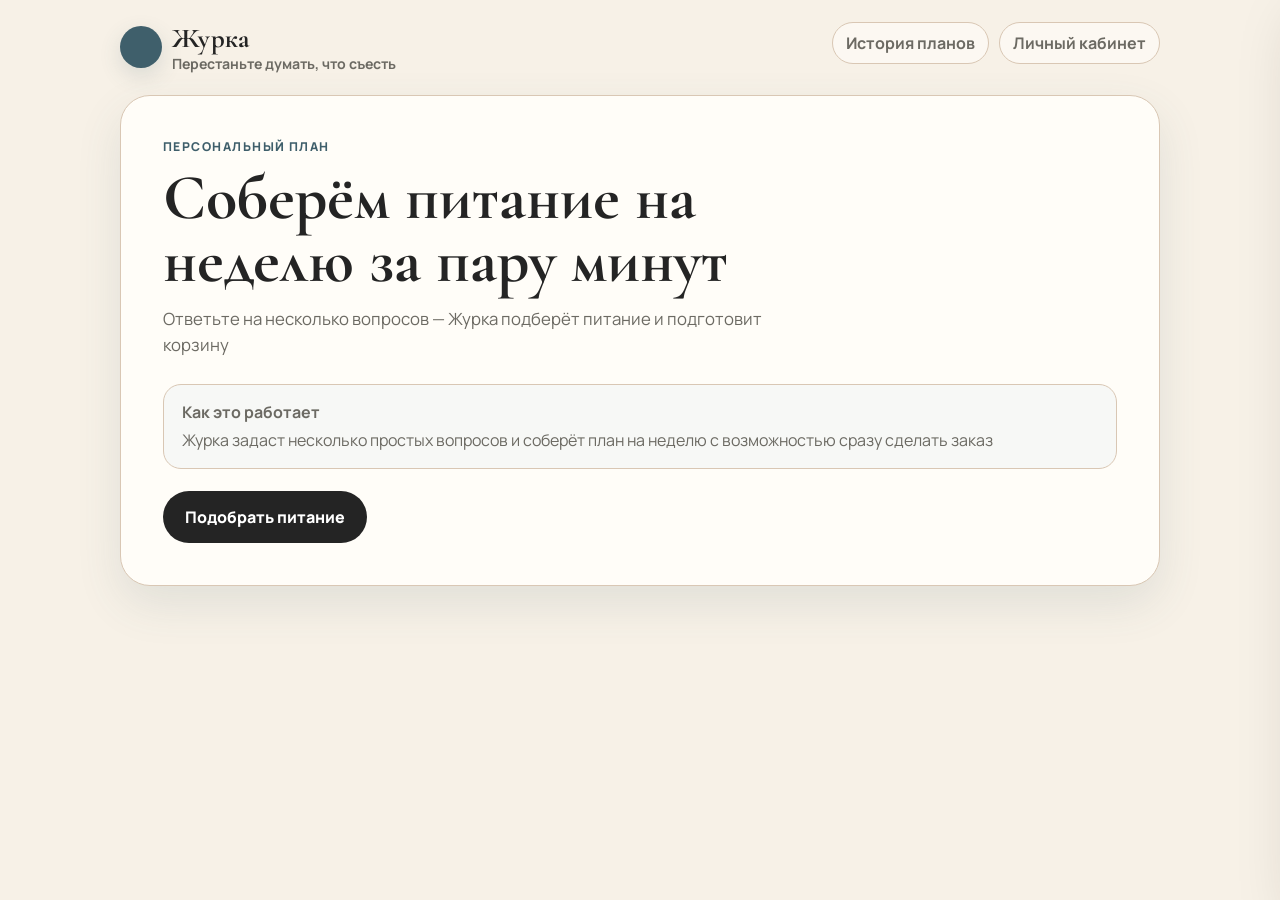
<file: static/selfserve.html>
<!DOCTYPE html>
<html lang="ru">
<head>
<meta charset="UTF-8"/>
<meta name="viewport" content="width=device-width, initial-scale=1.0, viewport-fit=cover"/>
<meta http-equiv="Cache-Control" content="no-cache, no-store, must-revalidate"/>
<title>Журка — план на неделю</title>
<link rel="preconnect" href="https://fonts.googleapis.com"/>
<link rel="preconnect" href="https://fonts.gstatic.com" crossorigin/>
<link href="https://fonts.googleapis.com/css2?family=Cormorant+Garamond:wght@600;700&family=Manrope:wght@400;500;600;700;800&display=swap" rel="stylesheet"/>
<style>
  :root{
    --bg:#F7F1E7;--surface:#FFFDF8;--ink:#242424;--muted:#6C6A63;--border:#D9C7B4;
    --action:#242424;--plum:#86A9B6;--plum-soft:#E8EEF0;--warm:#D9C7B4;--success:#F4EAD8;
    --danger:#9A3E3E;--disabled:#B8B0A5;--brand:#86A9B6;--brand-dark:#3F5F6B;--r:18px;--shadow:0 18px 46px rgba(63,95,107,.12);
  }
  *{box-sizing:border-box;margin:0;padding:0}
  body{font-family:"Manrope",system-ui,-apple-system,BlinkMacSystemFont,"Segoe UI",sans-serif;background:var(--bg);color:var(--ink);min-height:100vh}
  button,input,select,textarea{font:inherit}
  button{cursor:pointer}
  .app{min-height:100vh}
  .main{padding:22px 24px 70px;display:flex;justify-content:center}
  .shell{width:min(1040px,100%)}
  .app-header{display:flex;justify-content:space-between;align-items:flex-start;gap:18px;margin-bottom:22px}
  .brand-line{display:flex;align-items:center;gap:10px;border:0;background:transparent;color:inherit;padding:0;text-align:left}
  .brand{font-family:"Cormorant Garamond",Georgia,serif;font-size:1.7rem;font-weight:700;letter-spacing:.01em}
  .brand-subtitle{color:var(--muted);font-size:.88rem;font-weight:700;line-height:1.2;margin-top:1px}
  .bird-logo{width:42px;height:42px;border-radius:50%;background:var(--brand-dark);display:inline-block;box-shadow:0 8px 22px rgba(63,95,107,.16);flex:0 0 auto}
  .header-actions{display:flex;gap:10px;align-items:center;flex-wrap:wrap;justify-content:flex-end}
  .header-link{border:1px solid var(--border);background:rgba(255,253,248,.62);color:var(--muted);border-radius:999px;padding:9px 13px;font-weight:700}
  .mobile-cabinet-link{display:none;border:1px solid var(--border);background:rgba(255,253,248,.62);color:var(--muted);border-radius:999px;padding:8px 11px;font-size:.76rem;font-weight:800;white-space:nowrap}
  .hero{padding:42px;border:1px solid var(--border);border-radius:30px;background:var(--surface);box-shadow:var(--shadow);position:relative;overflow:hidden}
  .kicker{font-size:.76rem;text-transform:uppercase;letter-spacing:.12em;color:var(--brand-dark);font-weight:800;margin-bottom:12px}
  h1{font-family:"Cormorant Garamond",Georgia,serif;font-size:clamp(2.45rem,5vw,4.2rem);line-height:.98;letter-spacing:0;font-weight:700;max-width:680px;margin-bottom:14px}
  .lead{font-size:1.05rem;line-height:1.55;color:var(--muted);max-width:620px;margin-bottom:26px}
  .steps-note{border:1px solid var(--border);border-radius:18px;background:rgba(232,238,240,.36);padding:16px 18px;color:var(--muted);line-height:1.45;margin:0 0 22px}.steps-note b{display:block;color:var(--muted);margin-bottom:4px}
  .history-strip{margin-top:18px;border:1px solid var(--border);border-radius:22px;background:rgba(255,253,248,.58);padding:16px;display:flex;gap:10px;align-items:center;justify-content:space-between;color:var(--muted)}
  .history-items{display:flex;gap:8px;flex-wrap:wrap}.history-pill{border:1px solid var(--border);border-radius:999px;padding:7px 10px;background:var(--surface);font-size:.86rem;font-weight:750;color:var(--muted)}
  .auth-card{max-width:620px;margin:auto}.auth-fields{display:grid;gap:10px;margin-top:16px}.auth-tabs{display:flex;gap:8px;margin:16px 0 8px}.auth-tabs button{flex:1}.auth-login{display:block;margin:10px auto 0}.forgot-link{border:0;background:transparent;color:var(--muted);font-weight:800;text-align:center;padding:2px 0 8px}
  .dish-photo{width:72px;height:72px;border-radius:14px;object-fit:cover;background:var(--plum-soft);border:1px solid var(--border);flex:0 0 auto}
  .dish-detail{display:flex;gap:12px;align-items:flex-start;margin-top:12px}
  .dish-link{color:inherit;text-decoration:none}.dish-link:hover b{text-decoration:underline}
  .btn{border:0;background:var(--action);color:#fff;border-radius:999px;padding:15px 22px;font-weight:800;font-size:1rem}
  .btn.secondary{background:transparent;color:var(--action);border:1.5px solid var(--action)}
  .btn.soft{background:var(--plum-soft);color:var(--action)}
  .btn:disabled{opacity:.55;cursor:default}
  .back-mini{border:0;background:transparent;color:var(--muted);font-weight:800;margin-bottom:18px;padding:0}
  .card{border:1px solid var(--border);border-radius:24px;background:var(--surface);box-shadow:var(--shadow);padding:28px}
  .progress-label{font-size:.82rem;color:var(--muted);font-weight:800;margin-bottom:10px}
  .dots{display:flex;gap:8px;margin-bottom:26px}.dot{width:9px;height:9px;border-radius:50%;background:var(--border)}.dot.on{background:var(--plum)}
  .question{font-size:1.75rem;line-height:1.16;font-weight:850;margin-bottom:22px}
  .options{display:grid;grid-template-columns:repeat(2,minmax(0,1fr));gap:12px}
  .option{border:1.5px solid var(--border);background:#fffdf8;border-radius:16px;padding:16px;text-align:left;font-weight:800;color:var(--ink)}
  .option.selected{border-color:var(--plum);background:var(--plum-soft);color:var(--action)}
  .option span{display:block;color:var(--muted);font-size:.84rem;line-height:1.35;font-weight:650;margin-top:6px}
  .fields{display:grid;grid-template-columns:repeat(2,minmax(0,1fr));gap:12px}
  .field{display:flex;flex-direction:column;gap:7px}.field label{font-size:.86rem;color:var(--muted);font-weight:750}
  input,select,textarea{width:100%;border:1.5px solid var(--border);border-radius:14px;background:#fffdf8;color:var(--ink);padding:13px 14px;outline:0}
  textarea{min-height:92px;resize:vertical}
  input:focus,select:focus,textarea:focus{border-color:var(--brand);box-shadow:0 0 0 3px rgba(134,169,182,.18)}
  .step-actions{display:flex;gap:10px;margin-top:24px;align-items:center}
  .loading{text-align:left;max-width:520px;margin:auto}.loading h2,.result h2{font-family:"Cormorant Garamond",Georgia,serif;font-size:2.5rem;line-height:1;margin-bottom:18px}
  .spinner{width:38px;height:38px;border-radius:50%;border:3px solid var(--border);border-top-color:var(--brand-dark);animation:spin .9s linear infinite;margin-bottom:18px}@keyframes spin{to{transform:rotate(360deg)}}
  .check-list{display:grid;gap:12px;color:var(--muted);font-weight:700}.check{display:flex;gap:10px;align-items:center}.check b{color:#5D4326}
  .result{background:var(--success)}
  .result-grid{display:grid;grid-template-columns:1fr 1fr;gap:18px;margin:20px 0}
  .metric{background:rgba(255,255,255,.52);border:1px solid rgba(93,67,38,.12);border-radius:18px;padding:16px}
  .metric b{display:block;font-size:1.45rem;margin-bottom:4px}.metric span{color:var(--muted);font-size:.9rem;font-weight:700}
  .cabinet-grid{display:grid;grid-template-columns:minmax(0,1.35fr) minmax(280px,.75fr);gap:18px;align-items:start}
  .cabinet-main{display:grid;gap:18px}.cabinet-side{display:grid;gap:10px}.cabinet-week{grid-column:1/-1}
  .cabinet-title{font-family:"Cormorant Garamond",Georgia,serif;font-size:2.4rem;line-height:1;margin-bottom:8px}.mini-plan{display:grid;gap:10px;margin-top:14px}
  .day-list{display:grid;gap:14px}.day{border:1px solid var(--border);border-radius:20px;background:var(--surface);padding:18px}
  .day-head{display:flex;justify-content:space-between;gap:12px;align-items:flex-start;margin-bottom:12px}.day-title{font-family:"Cormorant Garamond",Georgia,serif;font-size:1.55rem;font-weight:700}.day-title-button{border:0;background:transparent;color:inherit;font:inherit;font-weight:inherit;padding:0;text-align:left}.day-title-button:hover{text-decoration:underline}.day-kbju{display:block;font-family:"Manrope",system-ui,sans-serif;font-size:.84rem;line-height:1.35;color:var(--muted);font-weight:800;margin-top:3px}
  .meal-lines{line-height:1.8;color:var(--ink)}.meal-lines b{color:var(--action)}
  .day-actions{display:flex;gap:9px;flex-wrap:wrap;margin-top:14px}.day-actions .btn{padding:10px 14px;font-size:.9rem}
  .sheet-backdrop{position:fixed;inset:0;background:rgba(31,30,28,.32);display:none;z-index:20}.sheet-backdrop.show{display:block}
  .drawer{position:fixed;right:0;top:0;height:100vh;width:min(430px,100%);background:var(--surface);border-left:1px solid var(--border);box-shadow:0 20px 60px rgba(31,30,28,.18);padding:24px;transform:translateX(105%);transition:.22s;z-index:30;overflow:auto}
  .drawer.show{transform:translateX(0)}.drawer-head{display:flex;justify-content:space-between;gap:12px;align-items:center;margin-bottom:18px}.x{border:0;background:transparent;font-size:1.6rem;color:var(--muted)}
  .radio-list{display:grid;gap:10px}.radio{border:1.5px solid var(--border);border-radius:14px;padding:14px;background:#fffdf8;font-weight:800;text-align:left}.radio.selected{background:var(--plum-soft);border-color:var(--plum)}
  .memory-note{border:1px solid var(--border);border-radius:16px;background:#fffdf8;padding:14px;margin-top:16px;color:var(--muted);line-height:1.45}
  .memory-button{width:100%;text-align:left;cursor:pointer}
  .muted{color:var(--muted)}
  @media(max-width:780px){
    .main{padding:12px 12px 28px}.shell{width:100%}.app-header{padding:8px 4px 4px;margin-bottom:12px;align-items:center}.brand{font-size:1.22rem}.brand-subtitle{font-size:.68rem;max-width:190px}.bird-logo{width:36px;height:36px}.header-link{display:none}.mobile-cabinet-link{display:inline-flex;align-items:center}.hero{padding:24px 20px;border-radius:24px;box-shadow:none}h1{font-size:2.35rem}.lead{font-size:.98rem}.history-strip{display:none}.card{padding:22px;border-radius:22px;box-shadow:none}.options,.fields,.result-grid,.cabinet-grid{grid-template-columns:1fr}.question{font-size:1.45rem}.step-actions{flex-direction:column}.step-actions .btn{width:100%}.drawer{top:auto;bottom:0;height:min(82vh,680px);width:100%;border-left:0;border-top:1px solid var(--border);border-radius:24px 24px 0 0;transform:translateY(105%)}.drawer.show{transform:translateY(0)}
  }
</style>
</head>
<body>
<div class="app">
  <main class="main">
    <div class="shell">
      <header class="app-header">
        <button class="brand-line" onclick="renderHome()" aria-label="На главную"><span class="bird-logo" aria-hidden="true"></span><div><div class="brand">Журка</div><div class="brand-subtitle">Перестаньте думать, что съесть</div></div></button>
        <button class="mobile-cabinet-link" onclick="openCabinet()">Личный кабинет</button>
        <div class="header-actions">
          <button class="header-link" onclick="openCabinetPlans()">История планов</button>
          <button class="header-link" onclick="openCabinet()">Личный кабинет</button>
        </div>
      </header>
      <div id="view"></div>
    </div>
  </main>
</div>
<div class="sheet-backdrop" id="backdrop" onclick="closeDrawer()"></div>
<aside class="drawer" id="drawer"></aside>

<script>
'use strict';
const $=id=>document.getElementById(id);
const H={'Content-Type':'application/json'};
const view=$('view');
let step=0, currentDays=null, currentTarget=null, currentPlanTitle='План на неделю', currentBack='renderResult()', nextWeekDays=null, nextWeekTarget=null, replaceCtx={}, tempMemory=[], permanentMemory=JSON.parse(localStorage.getItem('zhurka_memory')||'[]');
let authToken=localStorage.getItem('zhurka_token')||'', authName=localStorage.getItem('zhurka_name')||'', authEmail=localStorage.getItem('zhurka_email')||'';
const state={goal:'',sex:'female',age:'30',height:'165',weight:'60',activity:'',restrictions:'',format:''};
const ACTIVITY=[
  ['sedentary','Сидячая','Работа за компьютером, мало ходьбы, без регулярных тренировок'],
  ['light','Низкая','Много бытовой ходьбы или лёгкие тренировки 1–2 раза в неделю'],
  ['moderate','Умеренная','Тренировки 3–4 раза в неделю или активный день на ногах'],
  ['high','Высокая','Интенсивные тренировки 5+ раз в неделю или физическая работа']
];
const steps=[
  {title:'Какая сейчас цель?',key:'goal',type:'options',options:[['loss','Похудеть'],['maintain','Поддерживать'],['gain','Набрать'],['unknown','Пока не знаю']]},
  {title:'Базовые данные',type:'fields',fields:[['sex','Пол','select',[['female','Женский'],['male','Мужской']]],['age','Возраст','number']]},
  {title:'Параметры',type:'fields',fields:[['height','Рост, см','number'],['weight','Вес, кг','number']]},
  {title:'Активность и ограничения',type:'mixed'},
  {title:'Как собрать план?',key:'format',type:'options',options:[['ready','Готовые блюда'],['recipes','Рецепты'],['mixed','Смешанный вариант']]}
];
function esc(s){return String(s||'').replace(/[&<>"']/g,m=>({'&':'&amp;','<':'&lt;','>':'&gt;','"':'&quot;',"'":'&#39;'}[m]));}
function setScreen(name){localStorage.setItem('zhurka_screen',name);}
function profileData(){return {goal:state.goal,sex:state.sex,age:state.age,height:state.height,weight:state.weight,activity:state.activity,restrictions:state.restrictions,format:state.format};}
async function saveProfileData(){
  if(!authToken) return;
  try{await apiJson('api/self-serve/profile/save',{token:authToken,tg_user:{},data:profileData()});}catch(e){}
}
async function loadRemoteProfile(){
  if(!authToken) return;
  try{
    const d=await apiJson('api/self-serve/profile/get',{token:authToken,tg_user:{}});
    if(d.name){authName=d.name;localStorage.setItem('zhurka_name',authName);}
    if(d.email){authEmail=d.email;localStorage.setItem('zhurka_email',authEmail);}
    if(d.profile&&typeof d.profile==='object'){Object.assign(state,d.profile);localStorage.setItem('zhurka_state',JSON.stringify(state));}
  }catch(e){}
}
function saveActivePlan(){if(currentDays&&currentTarget)localStorage.setItem('zhurka_active_plan',JSON.stringify({days:currentDays,target:currentTarget,title:currentPlanTitle,back:currentBack}));}
function loadActivePlan(){try{const p=JSON.parse(localStorage.getItem('zhurka_active_plan')||'null');if(p?.days){currentDays=p.days;currentTarget=p.target;currentPlanTitle=p.title||'План на неделю';currentBack=p.back||'renderResult()';}}catch(e){}}
function saveNextWeek(){
  if(!nextWeekDays||!nextWeekTarget) return;
  const entry={id:Date.now(),title:new Date().toLocaleDateString('ru-RU',{day:'2-digit',month:'long'}),created_at:new Date().toISOString(),target:nextWeekTarget,days:nextWeekDays,format:state.format};
  const history=nextWeekPlans();
  history.unshift(entry);
  saveNextWeekCurrent();
  localStorage.setItem('zhurka_next_week_plans',JSON.stringify(history.slice(0,8)));
}
function saveNextWeekCurrent(){
  if(!nextWeekDays||!nextWeekTarget) return;
  localStorage.setItem('zhurka_next_week',JSON.stringify({days:nextWeekDays,target:nextWeekTarget}));
}
function loadNextWeek(){try{const p=JSON.parse(localStorage.getItem('zhurka_next_week')||'null');if(p?.days){nextWeekDays=p.days;nextWeekTarget=p.target;}}catch(e){}}
function nextWeekPlans(){try{return JSON.parse(localStorage.getItem('zhurka_next_week_plans')||'[]')}catch(e){return []}}
function renderHome(){
  setScreen('home');
  view.innerHTML=`<section class="hero"><div class="kicker">Персональный план</div><h1>Соберём питание на неделю за пару минут</h1><p class="lead">Ответьте на несколько вопросов — Журка подберёт питание и подготовит корзину</p><div class="steps-note"><b>Как это работает</b>Журка задаст несколько простых вопросов и соберёт план на неделю с возможностью сразу сделать заказ</div><button class="btn" onclick="startPlan()">Подобрать питание</button></section>`;
}
function savedPlans(){try{return JSON.parse(localStorage.getItem('zhurka_plans')||'[]')}catch(e){return []}}
function historyHtml(){
  const plans=savedPlans();
  if(!plans.length) return `<section class="history-strip" id="historyStrip"><div><b>История</b><br/><span>Здесь появятся планы, которые вы сохраните после сборки</span></div><div class="history-items"><span class="history-pill">Пока пусто</span></div></section>`;
  return `<section class="history-strip" id="historyStrip"><div><b>История</b><br/><span>${authToken?'Синхронизируются в профиле':'Сохранены в этом браузере'}</span></div><div class="history-items">${plans.slice(0,4).map((p,i)=>`<button class="history-pill" onclick="openSavedPlan(${i})">${esc(historyTitle(p))}</button>`).join('')}</div></section>`;
}
function historyTitle(p){return String(p?.title||'').replace(/^План от\s+/,'')||'Без даты';}
function formatLabel(v){return ({ready:'Готовые блюда',recipes:'Рецепты',mixed:'Смешанный вариант'}[v]||'Готовые блюда');}
function historyMeta(p){
  const time=p?.created_at?new Date(p.created_at).toLocaleTimeString('ru-RU',{hour:'2-digit',minute:'2-digit'}):'';
  const kcal=p?.target?.kcal?`${Math.round(p.target.kcal)} ккал`:'ккал не указаны';
  const macro=p?.target?`Б ${Math.round(p.target.protein||0)} • Ж ${Math.round(p.target.fat||0)} • У ${Math.round(p.target.carbs||p.target.carbohydrates||0)}`:'';
  return [time,kcal,macro,formatLabel(p?.format)].filter(Boolean).join(' • ');
}
function openSavedPlan(i){const p=savedPlans()[i]; if(!p)return; currentDays=p.days; currentTarget=p.target; currentPlanTitle='План на неделю'; currentBack='renderCabinetPage()'; saveActivePlan(); renderPlan();}
function startPlan(){step=0;renderStep();}
function progress(){return `<div class="progress-label">Шаг ${step+1} из ${steps.length}</div><div class="dots">${steps.map((_,i)=>`<span class="dot ${i<=step?'on':''}"></span>`).join('')}</div>`;}
function renderStep(){
  setScreen('step');
  localStorage.setItem('zhurka_step',String(step));
  localStorage.setItem('zhurka_state',JSON.stringify(state));
  const s=steps[step]; let body='';
  if(s.type==='options') body=`<div class="options">${s.options.map(([v,l])=>`<button class="option ${state[s.key]===v?'selected':''}" onclick="choose('${s.key}','${v}')">${l}</button>`).join('')}</div>`;
  if(s.type==='fields') body=`<div class="fields">${s.fields.map(f=>fieldHtml(f)).join('')}</div><div class="step-actions"><button class="btn" onclick="saveFields()">Продолжить</button>${backBtn()}</div>`;
  if(s.type==='mixed') body=`<div class="fields"><div class="field"><label>Активность</label><div class="options" style="grid-template-columns:1fr">${ACTIVITY.map(([v,l,d])=>`<button class="option ${state.activity===v?'selected':''}" onclick="chooseActivity('${v}')">${l}<span>${d}</span></button>`).join('')}</div></div><div class="field"><label>Что исключить</label><textarea id="restrictions" placeholder="например: свинину, грибы, острое">${esc(state.restrictions)}</textarea></div></div><div class="step-actions"><button class="btn" onclick="saveMixed()">Продолжить</button>${backBtn()}</div>`;
  view.innerHTML=`<section class="card">${progress()}<div class="question">${s.title}</div>${body}${s.type==='options'?`<div class="step-actions">${backBtn()}</div>`:''}</section>`;
}
function fieldHtml(f){
  const [key,label,type,opts]=f;
  if(type==='select') return `<div class="field"><label>${label}</label><select id="${key}">${opts.map(([v,l])=>`<option value="${v}" ${state[key]===v?'selected':''}>${l}</option>`).join('')}</select></div>`;
  return `<div class="field"><label>${label}</label><input id="${key}" type="${type}" value="${esc(state[key])}"/></div>`;
}
function backBtn(){return `<button class="btn secondary" onclick="${step>0?'prevStep()':'renderHome()'}">Назад</button>`;}
function choose(k,v){state[k]=v; nextStep();}
function chooseActivity(v){state.activity=v;renderStep();}
function saveFields(){steps[step].fields.forEach(f=>state[f[0]]=$(f[0]).value); nextStep();}
function saveMixed(){if(!state.activity){alert('Выберите активность');return;}state.restrictions=$('restrictions').value.trim();nextStep();}
function prevStep(){if(step>0){step--;renderStep();}}
function nextStep(){if(step<steps.length-1){step++;renderStep();}else authToken?buildPlan():renderAuthChoice();}
function renderAuthChoice(){
  setScreen('auth');
  view.innerHTML=`<section class="card auth-card"><button class="back-mini" onclick="step=steps.length-1;renderStep()">Назад</button><h2 style="font-size:2rem;margin-bottom:10px">Продолжить как гость или создать профиль?</h2><p class="lead" style="margin-bottom:0">Можно создать профиль, чтобы планы сохранялись в личном кабинете, или продолжить без регистрации, в этом случае история сохранится только в этом браузере</p><div class="auth-tabs"><button class="btn" onclick="showAuthForm('register')">Создать профиль</button><button class="btn secondary" onclick="buildPlan()">Продолжить как гость</button></div><button class="btn soft auth-login" onclick="showAuthForm('login')">Уже есть аккаунт</button><div id="authArea"></div></section>`;
}
function showAuthForm(kind){
  $('authArea').innerHTML=`<div class="auth-fields">${kind==='register'?'<input id="authName" placeholder="Имя"/>':''}<input id="authEmail" type="email" placeholder="Почта"/><input id="authPass" type="password" placeholder="Пароль"/>${kind==='login'?'<button class="forgot-link" onclick="forgotPassword()">Не помню пароль</button>':''}<button class="btn" onclick="emailAuth('${kind}')">${kind==='register'?'Создать аккаунт':'Войти'} и получить питание</button></div>`;
}
async function forgotPassword(){
  const email=$('authEmail')?.value.trim();
  if(!email){alert('Введите почту, чтобы восстановить пароль');return;}
  await requestPasswordReset(email);
}
async function requestPasswordReset(email){
  if(!email){alert('Почта не указана');return;}
  try{
    await apiJson('api/self-serve/forgot-password',{email,return_url:location.origin+location.pathname});
    alert('Если такая почта зарегистрирована, мы отправили ссылку для восстановления');
  }catch(e){alert(e.message||'Не удалось отправить письмо');}
}
async function emailAuth(kind){
  const email=$('authEmail').value.trim(), password=$('authPass').value, name=$('authName')?$('authName').value.trim():'';
  if(!email||!password){alert('Введите почту и пароль');return;}
  try{
    const d=await apiJson('api/self-serve/'+kind,{email,password,name});
    authToken=d.token; authName=d.name||email; authEmail=d.email||email; localStorage.setItem('zhurka_token',authToken); localStorage.setItem('zhurka_name',authName); localStorage.setItem('zhurka_email',authEmail);
    buildPlan();
  }catch(e){alert(e.message||'Не удалось войти');}
}
function targetPayload(){return {sex:state.sex,weight:+state.weight,height:+state.height,age:+state.age,activity:state.activity,goal:state.goal==='unknown'?'maintain':state.goal};}
async function apiJson(url,payload){
  const res=await fetch(url,{method:'POST',headers:H,body:JSON.stringify(payload)});
  const text=await res.text();
  let data={};
  try{data=text?JSON.parse(text):{};}catch(e){throw new Error('Сервер вернул ошибку. Попробуйте ещё раз');}
  if(!res.ok) throw new Error(data.detail||'Сервер не смог выполнить запрос');
  return data;
}
async function buildPlan(){
  localStorage.setItem('zhurka_state',JSON.stringify(state));
  renderLoading();
  const wait=new Promise(r=>setTimeout(r,3600));
  try{
    let target;
    try{target=await apiJson('api/self-serve/kbju',targetPayload());}
    catch(e){target={kcal:1750,protein:120,fat:60,carbs:180};}
    currentTarget=target;
    const b={kcal:+target.kcal,protein:+target.protein,fat:+target.fat,carbs:+target.carbs,meal_count:3,restrictions:state.restrictions||null,days_count:7};
    try{
      const r=await apiJson('api/self-serve/week',b);
      if(!r.days?.length) throw new Error('Журка не смогла подобрать питание');
      currentDays=r.days;
    }catch(e){await wait; renderPlanError(e.message||'Не удалось подобрать питание'); return;}
    await wait; saveCurrentPlan(); renderResult();
  }catch(e){await wait; renderPlanError(e.message||'Не удалось подобрать питание');}
}
function renderPlanError(message){
  setScreen('home');
  view.innerHTML=`<section class="card auth-card"><h2 style="font-size:2rem;margin-bottom:10px">Не получилось подобрать питание</h2><p class="lead">${esc(message||'Попробуйте ещё раз чуть позже')}</p><div class="step-actions"><button class="btn" onclick="buildPlan()">Попробовать ещё раз</button><button class="btn secondary" onclick="renderHome()">На главную</button></div></section>`;
}
async function saveCurrentPlan(){
  if(!currentDays||!currentTarget) return;
  currentPlanTitle='План на неделю';
  currentBack='renderResult()';
  saveActivePlan();
  await saveProfileData();
  const now=new Date();
  const title=now.toLocaleDateString('ru-RU',{day:'2-digit',month:'long'});
  const entry={id:Date.now(),title,created_at:now.toISOString(),target:currentTarget,days:currentDays,format:state.format};
  const plans=savedPlans().filter(p=>String(p.id)!==String(entry.id));
  plans.unshift(entry); localStorage.setItem('zhurka_plans',JSON.stringify(plans.slice(0,12)));
  if(authToken){
    try{await fetch('api/self-serve/plan/save',{method:'POST',headers:H,body:JSON.stringify({token:authToken,tg_user:{},plan:{target:currentTarget,days:currentDays}})});}catch(e){}
  }
}
function renderLoading(){setScreen('loading');view.innerHTML=`<section class="card loading"><h2>Журка составляет ваш план</h2><div class="spinner" aria-hidden="true"></div><p class="lead" style="margin-bottom:18px">Можно спокойно выйти и потом посмотреть своё меню в истории</p><div class="check-list"><div class="check"><b>✓</b> учитывает цель</div><div class="check"><b>✓</b> подбирает блюда</div><div class="check"><b>✓</b> собирает корзину</div></div></section>`;}
function avgTarget(){return {kcal:Math.round(currentTarget?.kcal||currentTarget?.calories||1750),protein:Math.round(currentTarget?.protein||120),fat:Math.round(currentTarget?.fat||60),carbs:Math.round(currentTarget?.carbs||currentTarget?.carbohydrates||180)};}
function avgActual(){
  const days=(currentDays||[]).filter(Boolean);
  if(!days.length) return avgTarget();
  const total=days.reduce((a,day)=>{const n=dayTotals(day);a.kcal+=n.kcal;a.protein+=n.protein;a.fat+=n.fat;a.carbs+=n.carbs;return a;},{kcal:0,protein:0,fat:0,carbs:0});
  if(!total.kcal) return avgTarget();
  return {kcal:Math.round(total.kcal/days.length),protein:Math.round(total.protein/days.length),fat:Math.round(total.fat/days.length),carbs:Math.round(total.carbs/days.length)};
}
function renderResult(){setScreen('result');const t=avgActual();view.innerHTML=`<section class="card result"><button class="back-mini" onclick="${authToken?'step=steps.length-1;renderStep()':'renderAuthChoice()'}">Назад</button><h2>Готово</h2><div class="result-grid"><div class="metric"><b>✓ 7 дней</b><span>план на неделю</span></div><div class="metric"><b>✓ 21 приём пищи</b><span>завтраки, обеды и ужины</span></div><div class="metric"><span>В среднем за день</span><b>${t.kcal} ккал</b><span>Б ${t.protein} • Ж ${t.fat} • У ${t.carbs}</span></div></div><div class="step-actions"><button class="btn" onclick="makeWeekCart()">Собрать корзину на неделю</button><button class="btn secondary" onclick="renderPlan()">Посмотреть план</button><button class="btn soft" onclick="openInBody()">Уточнить калории с помощью отчёта InBody</button></div></section>`;}
function shortDishName(name){return String(name||'Блюдо').replace(/^Комбо-набор:\s*/i,'').replace(/\s+\d+\s*г\b/ig,'').split(',')[0].trim();}
function dayLabel(i){return `${i+1} день`;}
function nutritionOf(d){
  const n=d?.nutrition||d||{};
  return {
    kcal:+(n.calories||n.kcal||n.calorie||n.energy||0),
    protein:+(n.protein||n.proteins||n.protein_g||n.proteinGram||0),
    fat:+(n.fat||n.fats||n.fat_g||n.fatGram||0),
    carbs:+(n.carbohydrates||n.carbohydrate||n.carbs||n.carb||n.carbs_g||n.carbohydrates_g||n.carbGram||0)
  };
}
function dayTotals(day){
  return (day?.meals||[]).flatMap(m=>m.dishes||[]).reduce((a,d)=>{const n=nutritionOf(d);a.kcal+=n.kcal;a.protein+=n.protein;a.fat+=n.fat;a.carbs+=n.carbs;return a;},{kcal:0,protein:0,fat:0,carbs:0});
}
function mealTotals(meal){
  return (meal?.dishes||[]).reduce((a,d)=>{const n=nutritionOf(d);a.kcal+=n.kcal;a.protein+=n.protein;a.fat+=n.fat;a.carbs+=n.carbs;return a;},{kcal:0,protein:0,fat:0,carbs:0});
}
function kbjuText(n){return `${Math.round(n.kcal)} ккал · Б ${Math.round(n.protein)} · Ж ${Math.round(n.fat)} · У ${Math.round(n.carbs)}`;}
function humanPortion(raw){
  if(raw===undefined||raw===null||raw==='') return '';
  const text=String(raw).trim();
  if(/[а-яa-z%]/i.test(text)&&!/^(\d+[.,]?\d*)$/.test(text)) return `Съесть: ${esc(text)}`;
  const num=Number(text.replace(',','.'));
  if(!Number.isFinite(num)) return `Съесть: ${esc(text)}`;
  if(num>10) return `Съесть: ${Math.round(num)} г`;
  if(Math.abs(num-1)<.03) return 'Съесть всю порцию';
  const variants=[[.25,'1/4 порции'],[.33,'1/3 порции'],[.5,'1/2 порции'],[.67,'2/3 порции'],[.75,'3/4 порции'],[1.25,'1 1/4 порции'],[1.5,'1 1/2 порции']];
  const found=variants.find(([v])=>Math.abs(num-v)<.04);
  if(found) return `Съесть ${found[1]}`;
  return `Съесть ${String(Math.round(num*100)/100).replace('.',',')} порции`;
}
function portionText(d){
  const pieces=String(d?.name||'').match(/(\d+)\s*(?:шт|штук|штуки|штука)\b/i);
  if(pieces){
    const portion=Number(String(d?.portion??d?.serving??1).replace(',','.'));
    const count=Math.max(1,Math.round(+pieces[1]*(Number.isFinite(portion)?portion:1)));
    return `Съесть ${count} ${pieceWord(count)}`;
  }
  const label=d?.portion_label||d?.portion_hint||d?.serving_text;
  if(label) return `Съесть: ${esc(label)}`;
  const raw=d?.portion??d?.serving??d?.portion_text??d?.amount??d?.quantity;
  const portion=humanPortion(raw);
  if(portion) return portion;
  const weight=d?.weight||d?.grams;
  if(weight) return `Съесть всю порцию: ${esc(weight)} г`;
  const grams=String(d?.name||'').match(/(\d+)\s*г\b/i);
  return grams?`Съесть всю порцию: ${grams[1]} г`:'Съесть всю порцию';
}
function pieceWord(n){
  const mod10=n%10, mod100=n%100;
  if(mod10===1&&mod100!==11) return 'штуку';
  if(mod10>=2&&mod10<=4&&(mod100<12||mod100>14)) return 'штуки';
  return 'штук';
}
function renderPlan(){
  if(!currentDays?.length){renderPlanError('План не найден');return;}
  setScreen('plan');
  saveActivePlan();
  view.innerHTML=`<section><button class="back-mini" onclick="${currentBack}">Назад</button><div class="day-head" style="margin-bottom:18px"><div><h1 style="font-size:2rem;margin:0">${esc(currentPlanTitle)}</h1></div><button class="btn" onclick="makeWeekCart()">Собрать корзину на неделю</button></div><div class="day-list">${currentDays.map(dayCard).join('')}</div></section>`;
}
function dayCard(day,i){
  const total=dayTotals(day);
  return `<article class="day"><div class="day-head"><div class="day-title"><button class="day-title-button" onclick="openDetails(${i})">${dayLabel(i)}</button><span class="day-kbju">${kbjuText(total)}</span></div></div><div class="meal-lines">${(day.meals||[]).map(m=>`<div><b>${esc(m.meal_label)}:</b> <span class="day-kbju" style="display:inline;margin-left:4px">${kbjuText(mealTotals(m))}</span><br/>${esc((m.dishes||[]).slice(0,2).map(d=>shortDishName(d.name)).join(' + ')||'подбор блюда')}</div>`).join('')}</div><div class="day-actions"><button class="btn secondary" onclick="openDetails(${i})">Детали</button><button class="btn soft" onclick="openReplaceMeal(${i})">Заменить</button></div></article>`;
}
function openDrawer(html){$('drawer').innerHTML=html;$('backdrop').classList.add('show');$('drawer').classList.add('show');}
function closeDrawer(){$('backdrop').classList.remove('show');$('drawer').classList.remove('show');}
async function openCabinet(){
  const plans=savedPlans();
  if(authToken){
    await loadRemoteProfile();
    closeDrawer();
    renderCabinetPage();
    return;
  }
  openDrawer(`<div class="drawer-head"><h2>Личный кабинет</h2><button class="x" onclick="closeDrawer()">×</button></div><p class="muted">Создайте профиль, чтобы планы сохранялись не только в этом браузере</p><div class="step-actions"><button class="btn" onclick="showCabinetAuthForm('register')">Создать профиль</button><button class="btn secondary" onclick="closeDrawer()">Продолжить как гость</button></div><button class="btn soft auth-login" onclick="showCabinetAuthForm('login')">Уже есть аккаунт</button>`);
}
function logout(){authToken='';authName='';authEmail='';localStorage.removeItem('zhurka_token');localStorage.removeItem('zhurka_name');localStorage.removeItem('zhurka_email');closeDrawer();renderHome();}
function cabinetHistoryList(plans){
  if(!plans.length) return `<p class="muted">История появится после первого плана</p>`;
  return `<div class="radio-list">${plans.slice(0,5).map((p,i)=>`<button class="radio" onclick="openSavedPlan(${i})">${esc(historyTitle(p))}<span style="display:block;color:var(--muted);font-size:.84rem;margin-top:4px">${esc(historyMeta(p))}</span></button>`).join('')}</div>`;
}
function avgForDays(days,target){
  const list=(days||[]).filter(Boolean);
  if(!list.length) return target||avgTarget();
  const total=list.reduce((a,day)=>{const n=dayTotals(day);a.kcal+=n.kcal;a.protein+=n.protein;a.fat+=n.fat;a.carbs+=n.carbs;return a;},{kcal:0,protein:0,fat:0,carbs:0});
  if(!total.kcal) return target||avgTarget();
  return {kcal:Math.round(total.kcal/list.length),protein:Math.round(total.protein/list.length),fat:Math.round(total.fat/list.length),carbs:Math.round(total.carbs/list.length)};
}
function currentWeekBlock(plans){
  const activeIsCurrent=currentDays&&currentPlanTitle!=='Питание на следующую неделю';
  const plan=activeIsCurrent?{days:currentDays,target:currentTarget,title:'Текущий план'}:plans[0];
  if(!plan) return `<section class="card cabinet-week"><div class="cabinet-title">Питание на текущую неделю</div><p class="muted">Пока нет готового плана</p><div class="step-actions"><button class="btn" onclick="startPlan()">Подобрать питание</button></div></section>`;
  return weekSummary('Питание на текущую неделю',plan.days,plan.target,currentDays?'renderPlan()':'openSavedPlan(0)',currentDays?'makeWeekCart()':'makeSavedWeekCart(0)',plans);
}
function weekHistoryHtml(plans){
  if(!plans||!plans.length) return `<p class="muted" style="margin-top:12px">История появится после сборки</p>`;
  return `<div style="margin-top:16px"><b class="muted">История</b><div class="radio-list" style="margin-top:8px">${plans.slice(0,3).map((p,i)=>`<button class="radio" onclick="openSavedPlan(${i})">${esc(historyTitle(p))}<span style="display:block;color:var(--muted);font-size:.84rem;margin-top:4px">${esc(historyMeta(p))}</span></button>`).join('')}</div></div>`;
}
function nextWeekHistoryHtml(){
  const plans=nextWeekPlans();
  if(!plans.length) return `<p class="muted" style="margin-top:12px">История появится после сборки</p>`;
  return `<div style="margin-top:16px"><b class="muted">История</b><div class="radio-list" style="margin-top:8px">${plans.slice(0,3).map((p,i)=>`<button class="radio" onclick="openNextWeekSaved(${i})">${esc(historyTitle(p))}<span style="display:block;color:var(--muted);font-size:.84rem;margin-top:4px">${esc(historyMeta(p))}</span></button>`).join('')}</div></div>`;
}
function weekSummary(title, days, target, viewAction, cartAction, plans){
  const t=avgForDays(days,target);
  const history=title.includes('следующую')?nextWeekHistoryHtml():weekHistoryHtml(plans);
  return `<section class="card cabinet-week"><div class="cabinet-title">${esc(title)}</div><div class="result-grid" style="grid-template-columns:1fr"><div class="metric"><span>В среднем за день</span><b>${t.kcal} ккал</b><span>Б ${t.protein} • Ж ${t.fat} • У ${t.carbs}</span></div></div><div class="step-actions"><button class="btn secondary" onclick="${viewAction}">Посмотреть питание</button><button class="btn" onclick="${cartAction}">Собрать корзину на неделю</button></div>${history}</section>`;
}
function nextWeekBlock(){
  if(!nextWeekDays) return `<section class="card cabinet-week"><div class="cabinet-title">Питание на следующую неделю</div><p class="muted">Пока не собрано</p><div class="step-actions"><button class="btn" onclick="buildNextWeekPlan()">Посмотреть питание на следующую неделю</button></div></section>`;
  return weekSummary('Питание на следующую неделю',nextWeekDays,nextWeekTarget,'openNextWeekPlan()','makeNextWeekCart()');
}
function renderNextWeekSummary(){
  if(!nextWeekDays) return renderCabinetPage();
  setScreen('next-week');
  view.innerHTML=weekSummary('Питание на следующую неделю',nextWeekDays,nextWeekTarget,'openNextWeekPlan()','makeNextWeekCart()');
}
function openNextWeekPlan(){
  if(!nextWeekDays) return renderCabinetPage();
  currentDays=nextWeekDays;
  currentTarget=nextWeekTarget;
  currentPlanTitle='Питание на следующую неделю';
  currentBack='renderNextWeekSummary()';
  saveActivePlan();
  renderPlan();
}
function openNextWeekSaved(i){
  const p=nextWeekPlans()[i];
  if(!p) return;
  nextWeekDays=p.days;
  nextWeekTarget=p.target;
  saveNextWeekCurrent();
  openNextWeekPlan();
}
function makeNextWeekCart(){
  if(!nextWeekDays) return;
  currentDays=nextWeekDays;
  currentTarget=nextWeekTarget;
  currentPlanTitle='Питание на следующую неделю';
  currentBack='renderNextWeekSummary()';
  saveActivePlan();
  makeWeekCart();
}
function renderCabinetPage(){
  setScreen('cabinet');
  const plans=savedPlans();
  view.innerHTML=`<section class="cabinet-grid"><div class="cabinet-main"><section class="card"><div class="cabinet-title">${esc(authName||'Профиль')}</div><p class="lead">Можно посмотреть питание на следующую неделю без повторного заполнения анкеты</p><div class="step-actions"><button class="btn" onclick="openPersonalData()">Данные</button><button class="btn secondary" onclick="logout()">Выйти</button></div></section></div><aside class="cabinet-side">${currentWeekBlock(plans)}${nextWeekBlock()}</aside></section>`;
}
async function openPersonalData(){
  await loadRemoteProfile();
  const activity=ACTIVITY.find(([v])=>v===state.activity);
  const goal={loss:'Похудеть',maintain:'Поддерживать',gain:'Набрать',unknown:'Пока не знаю'}[state.goal]||'Не указана';
  const sex={female:'Женский',male:'Мужской'}[state.sex]||'Не указан';
  openDrawer(`<div class="drawer-head"><h2>Данные</h2><button class="x" onclick="closeDrawer()">×</button></div><div class="radio-list"><div class="radio">Почта<span style="display:block;color:var(--muted);font-size:.9rem;margin-top:4px">${esc(authEmail||'Не указана')}</span></div><div class="radio">Пароль<span style="display:block;color:var(--muted);font-size:.9rem;margin-top:4px">Если не помните пароль, отправим ссылку на почту</span><button class="btn soft" style="margin-top:12px;padding:10px 14px" onclick="requestPasswordReset('${esc(authEmail)}')">Изменить пароль</button></div><div class="radio">Цель<span style="display:block;color:var(--muted);font-size:.9rem;margin-top:4px">${esc(goal)}</span></div><div class="radio">Пол и возраст<span style="display:block;color:var(--muted);font-size:.9rem;margin-top:4px">${esc(sex)}, ${esc(state.age||'не указан')}</span></div><div class="radio">Рост и вес<span style="display:block;color:var(--muted);font-size:.9rem;margin-top:4px">${esc(state.height||'не указан')} см, ${esc(state.weight||'не указан')} кг</span></div><div class="radio">Активность<span style="display:block;color:var(--muted);font-size:.9rem;margin-top:4px">${esc(activity?activity[1]:'Не указана')}</span></div><div class="radio">Что исключить<span style="display:block;color:var(--muted);font-size:.9rem;margin-top:4px">${esc(state.restrictions||'Ничего')}</span></div></div><div class="step-actions"><button class="btn" onclick="openEditPersonalData()">Изменить данные</button><button class="btn secondary" onclick="closeDrawer()">Закрыть</button></div>`);
}
function openEditPersonalData(){
  const goalOptions=[['loss','Похудеть'],['maintain','Поддерживать'],['gain','Набрать'],['unknown','Пока не знаю']];
  const optionHtml=(items,value)=>items.map(([v,l])=>`<option value="${v}" ${value===v?'selected':''}>${l}</option>`).join('');
  openDrawer(`<div class="drawer-head"><h2>Изменить данные</h2><button class="x" onclick="closeDrawer()">×</button></div><div class="auth-fields"><div class="field"><label>Почта</label><input id="profileEmail" value="${esc(authEmail)}" disabled/></div><div class="field"><label>Цель</label><select id="profileGoal">${optionHtml(goalOptions,state.goal)}</select></div><div class="fields"><div class="field"><label>Пол</label><select id="profileSex">${optionHtml([['female','Женский'],['male','Мужской']],state.sex)}</select></div><div class="field"><label>Возраст</label><input id="profileAge" type="number" value="${esc(state.age)}"/></div><div class="field"><label>Рост, см</label><input id="profileHeight" type="number" value="${esc(state.height)}"/></div><div class="field"><label>Вес, кг</label><input id="profileWeight" type="number" value="${esc(state.weight)}"/></div></div><div class="field"><label>Активность</label><select id="profileActivity">${optionHtml(ACTIVITY.map(([v,l])=>[v,l]),state.activity)}</select></div><div class="field"><label>Что исключить</label><textarea id="profileRestrictions" placeholder="например: свинину, грибы, острое">${esc(state.restrictions)}</textarea></div><div class="field"><label>Как собрать план</label><select id="profileFormat">${optionHtml([['ready','Готовые блюда'],['recipes','Рецепты'],['mixed','Смешанный вариант']],state.format)}</select></div><button class="btn" onclick="saveEditedPersonalData()">Сохранить</button><button class="btn secondary" onclick="openPersonalData()">Отмена</button></div>`);
}
async function saveEditedPersonalData(){
  state.goal=$('profileGoal').value;
  state.sex=$('profileSex').value;
  state.age=$('profileAge').value;
  state.height=$('profileHeight').value;
  state.weight=$('profileWeight').value;
  state.activity=$('profileActivity').value;
  state.restrictions=$('profileRestrictions').value.trim();
  state.format=$('profileFormat').value;
  localStorage.setItem('zhurka_state',JSON.stringify(state));
  await saveProfileData();
  await openPersonalData();
}
function profileTarget(){
  const p=savedPlans()[0], t=currentTarget||p?.target||{};
  return {kcal:Math.round(t.kcal||t.calories||1750),protein:Math.round(t.protein||120),fat:Math.round(t.fat||60),carbs:Math.round(t.carbs||t.carbohydrates||180)};
}
async function buildNextWeekPlan(){
  renderLoading();
  const wait=new Promise(r=>setTimeout(r,2600));
  const target=profileTarget();
  nextWeekTarget=target;
  await saveProfileData();
  const b={kcal:+target.kcal,protein:+target.protein,fat:+target.fat,carbs:+target.carbs,meal_count:3,restrictions:state.restrictions||null,days_count:7};
  try{
    const r=await apiJson('api/self-serve/week',b);
    if(!r.days?.length) throw new Error('Журка не смогла подобрать питание');
    nextWeekDays=r.days;
  }catch(e){await wait; renderPlanError(e.message||'Не удалось подобрать питание'); return;}
  await wait;
  saveNextWeek();
  renderNextWeekSummary();
}
function makeSavedWeekCart(i){const p=savedPlans()[i]; if(!p)return; currentDays=p.days; currentTarget=p.target; makeWeekCart();}
function openCabinetPlans(){
  const plans=savedPlans();
  const next=nextWeekPlans();
  const list=(items,handler)=>items.length?`<div class="radio-list">${items.map((p,i)=>`<button class="radio" onclick="closeDrawer();${handler}(${i})">${esc(historyTitle(p))}<span style="display:block;color:var(--muted);font-size:.84rem;margin-top:4px">${esc(historyMeta(p))}</span></button>`).join('')}</div>`:'<p class="muted">Пока пусто</p>';
  openDrawer(`<div class="drawer-head"><h2>История</h2><button class="x" onclick="closeDrawer()">×</button></div><h3 style="margin:8px 0 10px">Питание на текущую неделю</h3>${list(plans,'openSavedPlan')}<h3 style="margin:22px 0 10px">Питание на следующую неделю</h3>${list(next,'openNextWeekSaved')}`);
}
function showCabinetAuthForm(kind){
  openDrawer(`<div class="drawer-head"><h2>${kind==='register'?'Создать профиль':'Войти'}</h2><button class="x" onclick="closeDrawer()">×</button></div><div class="auth-fields">${kind==='register'?'<input id="authName" placeholder="Имя"/>':''}<input id="authEmail" type="email" placeholder="Почта"/><input id="authPass" type="password" placeholder="Пароль"/>${kind==='login'?'<button class="forgot-link" onclick="forgotPassword()">Не помню пароль</button>':''}<button class="btn" onclick="profileAuth('${kind}')">${kind==='register'?'Создать профиль':'Войти'}</button></div><button class="back-mini" style="margin-top:16px" onclick="openCabinet()">Назад</button>`);
}
async function profileAuth(kind){
  const email=$('authEmail').value.trim(), password=$('authPass').value, name=$('authName')?$('authName').value.trim():'';
  if(!email||!password){alert('Введите почту и пароль');return;}
  try{
    const d=await apiJson('api/self-serve/'+kind,{email,password,name});
    authToken=d.token; authName=d.name||email; authEmail=d.email||email; localStorage.setItem('zhurka_token',authToken); localStorage.setItem('zhurka_name',authName); localStorage.setItem('zhurka_email',authEmail);
    closeDrawer(); renderCabinetPage();
  }catch(e){alert(e.message||'Не удалось войти');}
}
function openDetails(i){
  const day=currentDays[i];
  const total=dayTotals(day);
  openDrawer(`<div class="drawer-head"><div><h2>${dayLabel(i)}</h2><span class="day-kbju">${kbjuText(total)}</span></div><button class="x" onclick="closeDrawer()">×</button></div>${(day.meals||[]).map((m,mi)=>`<div class="day" style="box-shadow:none;margin-bottom:12px"><b>${esc(m.meal_label)}</b><span class="day-kbju">${kbjuText(mealTotals(m))}</span>${(m.dishes||[]).map(d=>dishDetailHtml(d)).join('')}<div class="day-actions"><button class="btn soft" style="padding:10px 14px" onclick="openReplaceReason(${i},${mi})">Заменить</button><button class="btn secondary" style="padding:10px 14px" onclick="orderMeal(${i},${mi})">Заказать ${esc(String(m.meal_label||'приём').toLowerCase())}</button></div></div>`).join('')}`);
}
function openInBody(){
  openDrawer(`<div class="drawer-head"><h2>Отчёт InBody</h2><button class="x" onclick="closeDrawer()">×</button></div><p class="muted">Загрузите отчёт InBody, чтобы Журка точнее оценила состав тела и уточнила дневные калории</p><div class="auth-fields"><input type="file" accept=".pdf,image/*"/><button class="btn" onclick="showInBodySuccess()">Загрузить отчёт</button></div><p class="muted" style="margin-top:14px">Пока это заготовка сценария: после подключения обработки отчёта калории будут пересчитаны автоматически</p>`);
}
function showInBodySuccess(){
  openDrawer(`<div class="drawer-head"><h2>Отчёт загружен</h2><button class="x" onclick="closeDrawer()">×</button></div><p class="muted">Журка учтёт данные InBody при следующем расчёте калорий</p><div class="memory-note">Можно сразу подобрать новое питание с уточнёнными параметрами</div><div class="step-actions"><button class="btn" onclick="closeDrawer();startPlan()">Подобрать новое питание</button><button class="btn secondary" onclick="closeDrawer()">Остаться здесь</button></div>`);
}
function dishDetailHtml(d){
  const n=nutritionOf(d), img=d.image_url?`<img class="dish-photo" src="${esc(d.image_url)}" alt="">`:`<div class="dish-photo"></div>`;
  const price=d.price?` · ${d.price} ₽`:'';
  const href=d.url?esc(d.url):'';
  const photo=href?`<a class="dish-link" href="${href}" target="_blank" rel="noopener">${img}</a>`:img;
  const name=href?`<a class="dish-link" href="${href}" target="_blank" rel="noopener"><b style="color:var(--ink)">${esc(d.name)}</b></a>`:`<b style="color:var(--ink)">${esc(d.name)}</b>`;
  return `<div class="dish-detail">${photo}<div class="muted">${name}<br/>${Math.round(n.kcal)} ккал${price}<br/>Б ${Math.round(n.protein)} · Ж ${Math.round(n.fat)} · У ${Math.round(n.carbs)}<br/>${portionText(d)}</div></div>`;
}
function openReplaceMeal(i){
  replaceCtx={dayIdx:i};
  openDrawer(`<div class="drawer-head"><h2>Что хотите заменить?</h2><button class="x" onclick="closeDrawer()">×</button></div><div class="radio-list">${(currentDays[i].meals||[]).map((m,mi)=>`<button class="radio" onclick="openReplaceReason(${i},${mi})">${esc(m.meal_label)}</button>`).join('')}</div>`);
}
function openReplaceReason(dayIdx,mealIdx){
  replaceCtx={dayIdx,mealIdx};
  const reasons=['Не люблю','Аллергия','Слишком дорого','Нет в наличии','Блюдо не найдено (техническая неполадка)','Другое'];
  openDrawer(`<div class="drawer-head"><h2>Почему?</h2><button class="x" onclick="closeDrawer()">×</button></div><div class="radio-list">${reasons.map(r=>`<button class="radio" onclick="replaceDish('${esc(r)}')">${esc(r)}</button>`).join('')}</div>`);
}
function memoryText(reason, mealLabel, oldName){
  const meal=String(mealLabel||'это блюдо').toLowerCase();
  const dish=shortDishName(oldName||meal);
  const map={
    'Не люблю':`Не предлагать похожий ${meal}: ${dish}`,
    'Аллергия':`Исключать похожие блюда из-за аллергии: ${dish}`,
    'Слишком дорого':`Подбирать ${meal} дешевле, чем ${dish}`,
    'Нет в наличии':`Не предлагать блюда, которых нет в наличии: ${dish}`,
    'Блюдо не найдено (техническая неполадка)':`Если блюдо не найдено, подбирать похожий ${meal}: ${dish}`,
    'Другое':`Учитывать, что этот ${meal} не подошёл: ${dish}`
  };
  return map[reason]||map['Другое'];
}
async function replaceDish(reason){
  const {dayIdx,mealIdx}=replaceCtx, day=currentDays[dayIdx], meal=day.meals[mealIdx], old=(meal.dishes||[])[0], n=(old&&old.nutrition)||{};
  tempMemory.push({day:dayLabel(dayIdx),meal:meal.meal_label,reason});
  openDrawer(`<div class="drawer-head"><h2>Заменяю</h2><button class="x" onclick="closeDrawer()">×</button></div><p class="muted">Журка подбирает другой вариант</p>`);
  try{
    const data=await apiJson('api/self-serve/replace-dish',{meal_label:meal.meal_label,meal_type:meal.meal_type||meal.meal_label,kbju:{kcal:n.calories||500,protein:n.protein||30,fat:n.fat||15,carbs:n.carbohydrates||50},restrictions:state.restrictions||null,exclude_xml_ids:(meal.dishes||[]).map(x=>x.xml_id).filter(Boolean)});
    if(!data.dish) throw new Error('Не удалось найти замену');
    meal.dishes[0]=data.dish;
  }catch(e){openDrawer(`<div class="drawer-head"><h2>Не получилось заменить</h2><button class="x" onclick="closeDrawer()">×</button></div><p class="muted">${esc(e.message||'Попробуйте выбрать другую причину или повторить позже')}</p>`);return;}
  const newName=shortDishName(meal.dishes[0].name);
  const memory=memoryText(reason,meal.meal_label,old?.name);
  openDrawer(`<div class="drawer-head"><h2>Заменили ${meal.meal_label.toLowerCase()}</h2><button class="x" onclick="closeDrawer()">×</button></div><p>Новый вариант: <b>${esc(newName)}</b></p><div class="memory-note"><b style="color:var(--ink)">Что запомнить?</b><br/>${esc(memory)}<div class="step-actions"><button class="btn" onclick="saveMemory('${esc(memory)}')">Да, запомнить</button><button class="btn secondary" onclick="closeDrawer();renderPlan()">Только сейчас</button></div></div>`);
}
function saveMemory(reason){permanentMemory.push(reason);localStorage.setItem('zhurka_memory',JSON.stringify(permanentMemory));closeDrawer();renderPlan();}
async function makeWeekCart(){
  if(!currentDays) return;
  openDrawer(`<div class="drawer-head"><h2>Собираю корзину</h2><button class="x" onclick="closeDrawer()">×</button></div><p class="muted">Журка собирает продукты и готовые блюда на неделю</p>`);
  try{const r=await apiJson('api/self-serve/cart',{days:currentDays});openDrawer(`<div class="drawer-head"><h2>Корзина готова</h2><button class="x" onclick="closeDrawer()">×</button></div>${r.cart_url?`<p class="muted">Товаров: ${r.count}</p><div class="memory-note">${esc(r.cart_url)}</div>`:'<p class="muted">Не удалось собрать корзину, попробуйте ещё раз</p>'}`)}
  catch(e){openDrawer(`<div class="drawer-head"><h2>Что-то не получилось</h2><button class="x" onclick="closeDrawer()">×</button></div><p class="muted">Попробуйте ещё раз</p>`)}
}
async function orderMeal(dayIdx,mealIdx){
  const meal=currentDays?.[dayIdx]?.meals?.[mealIdx];
  if(!meal) return;
  const xml_ids=(meal.dishes||[]).filter(d=>d.in_cart!==false).map(d=>d.xml_id).filter(Boolean);
  openDrawer(`<div class="drawer-head"><h2>Собираю ${esc(String(meal.meal_label||'приём').toLowerCase())}</h2><button class="x" onclick="closeDrawer()">×</button></div><p class="muted">Журка добавляет товары выбранного приёма</p>`);
  try{
    const r=await apiJson('api/self-serve/cart',{xml_ids});
    openDrawer(`<div class="drawer-head"><h2>Корзина готова</h2><button class="x" onclick="closeDrawer()">×</button></div>${r.cart_url?`<p class="muted">Товаров: ${r.count}</p><div class="memory-note">${esc(r.cart_url)}</div>`:'<p class="muted">Не удалось собрать корзину, попробуйте ещё раз</p>'}`);
  }catch(e){openDrawer(`<div class="drawer-head"><h2>Что-то не получилось</h2><button class="x" onclick="closeDrawer()">×</button></div><p class="muted">Попробуйте ещё раз</p>`)}
}
function renderResetPassword(token){
  view.innerHTML=`<section class="card auth-card"><h2 style="font-size:2rem;margin-bottom:10px">Новый пароль</h2><p class="lead" style="margin-bottom:0">Придумайте новый пароль для входа в Журку</p><div class="auth-fields"><input id="newPass" type="password" placeholder="Новый пароль"/><button class="btn" onclick="resetPassword('${esc(token)}')">Сохранить пароль</button></div></section>`;
}
async function resetPassword(token){
  const password=$('newPass').value;
  if(!password||password.length<6){alert('Пароль не короче 6 символов');return;}
  try{
    await apiJson('api/self-serve/reset-password',{token,password});
    history.replaceState({},'',location.pathname);
    alert('Пароль обновлён');
    renderAuthChoice();
    showAuthForm('login');
  }catch(e){alert(e.message||'Не удалось сохранить пароль');}
}
function restoreState(){
  try{
    const saved=JSON.parse(localStorage.getItem('zhurka_state')||'null');
    if(saved&&typeof saved==='object') Object.assign(state,saved);
  }catch(e){}
  const savedStep=Number(localStorage.getItem('zhurka_step'));
  if(Number.isFinite(savedStep)) step=Math.max(0,Math.min(steps.length-1,savedStep));
  loadActivePlan();
  loadNextWeek();
}
async function boot(){
  restoreState();
  const token=new URLSearchParams(location.search).get('reset_token');
  if(token){renderResetPassword(token);return;}
  if(authToken) await loadRemoteProfile();
  const screen=localStorage.getItem('zhurka_screen')||'home';
  if(screen==='step') return renderStep();
  if(screen==='auth') return renderAuthChoice();
  if(screen==='result'&&currentDays) return renderResult();
  if(screen==='plan'&&currentDays) return renderPlan();
  if(screen==='cabinet') return renderCabinetPage();
  if(screen==='next-week'&&nextWeekDays) return renderNextWeekSummary();
  if(screen==='loading') return currentDays?renderResult():renderLoading();
  renderHome();
}
boot();
</script>
</body>
</html>
</file>
